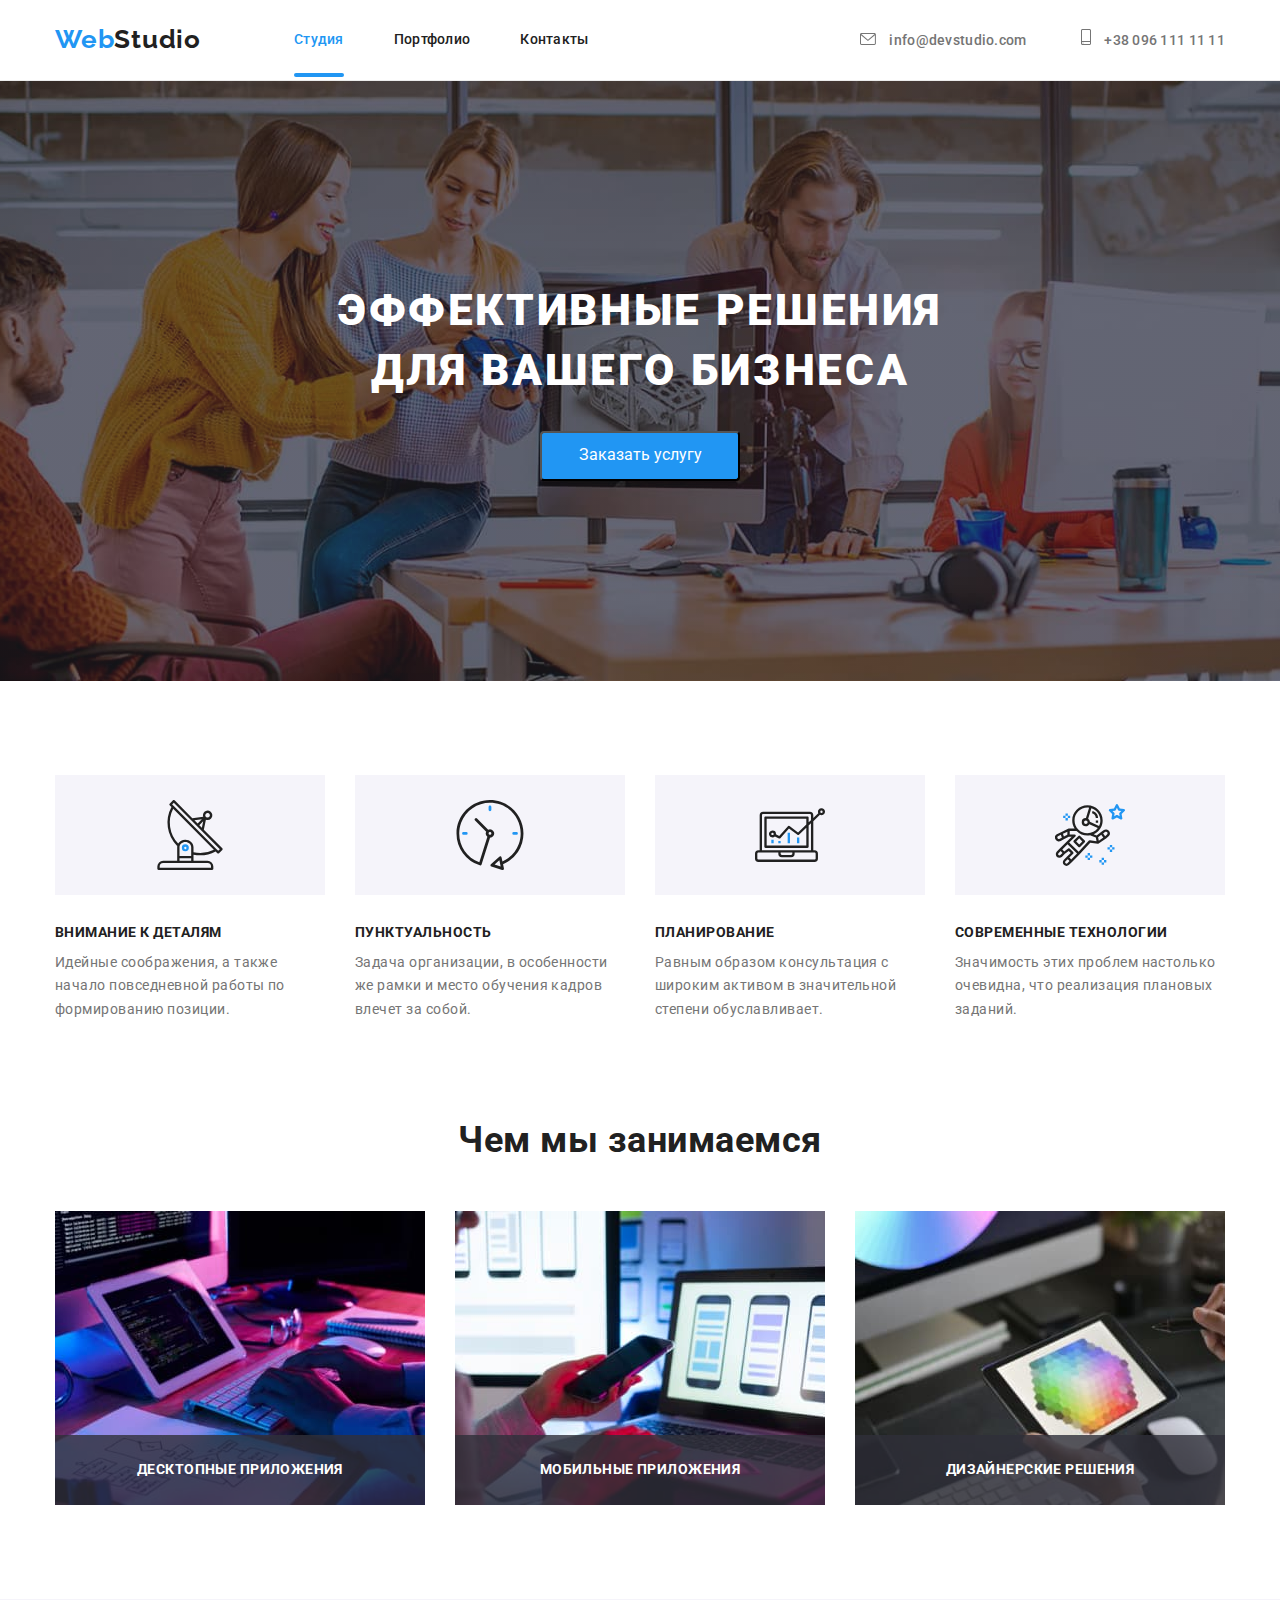
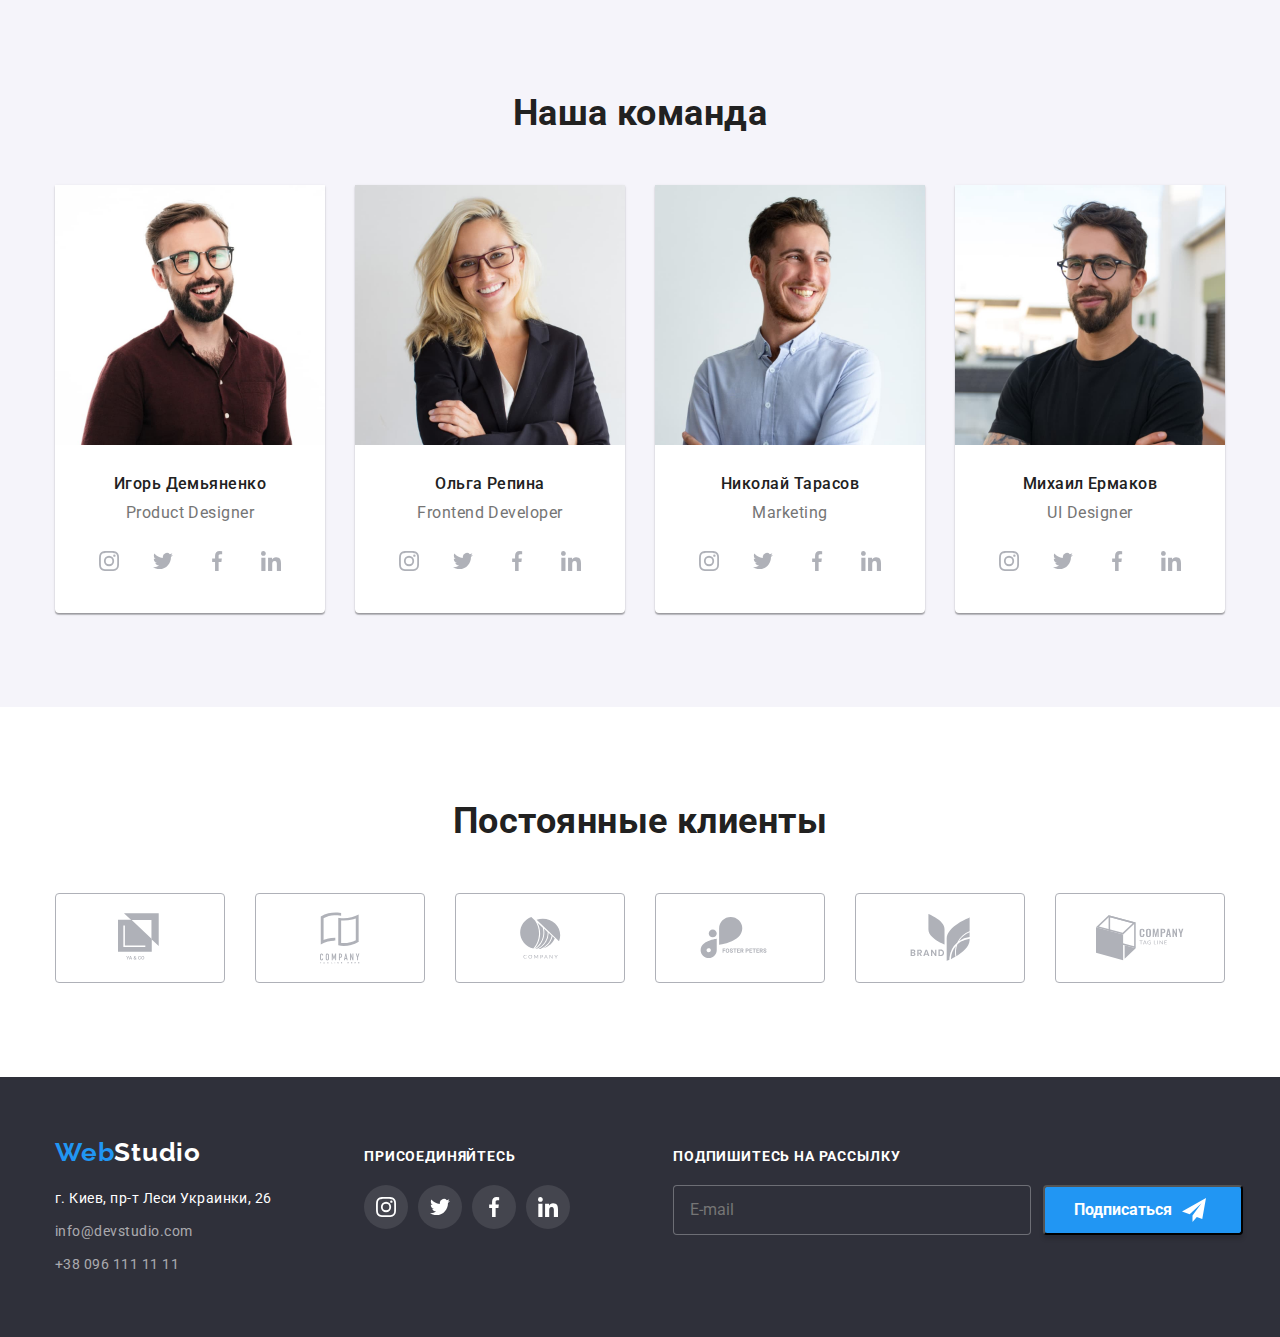
<file: index.html>
<!DOCTYPE html>
<html lang="ru">
  <head>
    <meta charset="UTF-8" />
    <meta name="viewport" content="width=device-width, initial-scale=1.0" />
    <title>Document</title>
    <link
      rel="stylesheet"
      href="https://cdnjs.cloudflare.com/ajax/libs/modern-normalize/1.0.0/modern-normalize.css"
    />
    <link
      rel="stylesheet"
      href="https://fonts.googleapis.com/css2?family=Raleway:wght@400;700;800;900&family=Roboto:wght@400;500;700;900&display=swap"
    />
    <link rel="stylesheet" href="./style/style.css" />
  </head>
  <body>
    <!-- Header -->
    <header class="header">
      <div class="container">
        <nav class="navigation">
          <a href="./index.html" class="logo"
            >Web<span class="studio">Studio</span></a
          >
          <ul class="site-nav list">
            <li class="site-nav-item">
              <a href="" class="link current">Студия</a>
            </li>
            <li class="site-nav-item">
              <a href="./portfolio.html" class="link">Портфолио</a>
            </li>
            <li class="site-nav-item"><a href="" class="link">Контакты</a></li>
          </ul>
        </nav>
        <address class="address-header list">
          <a href="mailto:info@devstudio.com" class="contact">
            <svg class="icon-mail" width="16px" height="12px">
              <use href="./images/icon/sprite.svg#icon-mail"></use>
            </svg>
            info@devstudio.com</a
          >
          <a href="tel:+380961111111" class="contact">
            <svg class="icon-phone" width="10px" height="16px">
              <use href="./images/icon/sprite.svg#icon-phone"></use>
            </svg>
            +38 096 111 11 11</a
          >
        </address>
      </div>
    </header>
    <!-- Main content -->
    <main>
      <!-- Hero -->
      <section class="hero">
        <div class="container">
          <h1 class="hero-titule">
            Эффективные решения <br />
            для вашего бизнеса
          </h1>
          <button type="button" class="main-button" data-modal-open>
            Заказать услугу
          </button>
        </div>
      </section>
      <!-- Преимущества -->
      <section class="section-advantage">
        <div class="container">
          <h2 class="section-titule" hidden>Преимущества</h2>
          <ul class="features-list list">
            <li class="item">
              <h3 class="titule icon-antena">Внимание к деталям</h3>
              <p class="text">
                Идейные соображения, а также начало повседневной работы по
                формированию позиции.
              </p>
            </li>
            <li class="item">
              <h3 class="titule icon-clock">Пунктуальность</h3>
              <p class="text">
                Задача организации, в особенности же рамки и место обучения
                кадров влечет за собой.
              </p>
            </li>

            <li class="item">
              <h3 class="titule icon-diagram">Планирование</h3>
              <p class="text">
                Равным образом консультация с широким активом в значительной
                степени обуславливает.
              </p>
            </li>
            <li class="item">
              <h3 class="titule icon-astronaut">Современные технологии</h3>
              <p class="text">
                Значимость этих проблем настолько очевидна, что реализация
                плановых заданий.
              </p>
            </li>
          </ul>
        </div>
      </section>
      <!-- Чем мы занимаемся -->
      <section class="example-titule">
        <div class="container">
          <h2 class="section-titule">Чем мы занимаемся</h2>
          <ul class="list">
            <li>
              <div class="workexample-content-box">
                <img
                  src="./images/workexample/example1.jpg"
                  alt="работающий програмист"
                  width="370"
                  height="294"
                />
                <p class="workexample-content">Десктопные приложения</p>
              </div>
            </li>
            <li>
              <div class="workexample-content-box">
                <img
                  src="./images/workexample/example2.jpg"
                  alt="веб дизайнер в работе"
                  width="370"
                  height="294"
                />
                <p class="workexample-content">Мобильные приложения</p>
              </div>
            </li>

            <li>
              <div class="workexample-content-box">
                <img
                  src="./images/workexample/example3.jpg"
                  alt="креативный дизайнер работает на планшете"
                  width="370"
                  height="294"
                />
                <p class="workexample-content">Дизайнерские решения</p>
              </div>
            </li>
          </ul>
        </div>
      </section>
      <!-- Наша команда -->
      <section class="team-titule">
        <div class="container">
          <h2 class="section-titule">Наша команда</h2>
          <ul class="list">
            <li class="team-list-card">
              <img
                src="./images/comand_photos/ihor_demyanenko.jpg"
                alt="фото Игоря Демьяненко"
                width="270"
                height="260"
              />
              <div class="team-list-content">
                <h3 class="titule">Игорь Демьяненко</h3>
                <p class="profession">Product Designer</p>
              </div>
              <ul class="list social-list">
                <li class=".social-list-item">
                  <a class="social-list-link" href="">
                    <svg class="social-list-icon">
                      <use
                        href="./images/icon/sprite.svg#icon-instagram"
                      ></use></svg
                  ></a>
                </li>
                <li class="social-list-item">
                  <a class="social-list-link" href="">
                    <svg class="social-list-icon">
                      <use
                        href="./images/icon/sprite.svg#icon-twitter"
                      ></use></svg
                  ></a>
                </li>
                <li class=".social-list-item">
                  <a class="social-list-link" href="">
                    <svg class="social-list-icon">
                      <use
                        href="./images/icon/sprite.svg#icon-facebook"
                      ></use></svg
                  ></a>
                </li>
                <li class=".social-list-item">
                  <a class="social-list-link" href="">
                    <svg class="social-list-icon">
                      <use
                        href="./images/icon/sprite.svg#icon-linkedin"
                      ></use></svg
                  ></a>
                </li>
              </ul>
            </li>
            <li class="team-list-card">
              <img
                src="./images/comand_photos/olha_repyna.jpg"
                alt="фото Ольги Репиной"
                width="270"
                height="260"
              />
              <div class="team-list-content">
                <h3 class="titule">Ольга Репина</h3>
                <p class="profession">Frontend Developer</p>
              </div>
              <ul class="list social-list">
                <li class=".social-list-item">
                  <a class="social-list-link" href="">
                    <svg class="social-list-icon">
                      <use
                        href="./images/icon/sprite.svg#icon-instagram"
                      ></use></svg
                  ></a>
                </li>
                <li class=".social-list-item">
                  <a class="social-list-link" href="">
                    <svg class="social-list-icon">
                      <use
                        href="./images/icon/sprite.svg#icon-twitter"
                      ></use></svg
                  ></a>
                </li>
                <li class=".social-list-item">
                  <a class="social-list-link" href="">
                    <svg class="social-list-icon">
                      <use
                        href="./images/icon/sprite.svg#icon-facebook"
                      ></use></svg
                  ></a>
                </li>
                <li class=".social-list-item">
                  <a class="social-list-link" href="">
                    <svg class="social-list-icon">
                      <use
                        href="./images/icon/sprite.svg#icon-linkedin"
                      ></use></svg
                  ></a>
                </li>
              </ul>
            </li>

            <li class="team-list-card">
              <img
                src="./images/comand_photos/nikolay_tarasov.jpg"
                alt="фото Николая Тарасова"
                width="270"
                height="260"
              />
              <div class="team-list-content">
                <h3 class="titule">Николай Тарасов</h3>
                <p class="profession">Marketing</p>
              </div>
              <ul class="list social-list">
                <li class=".social-list-item">
                  <a class="social-list-link" href="">
                    <svg class="social-list-icon">
                      <use
                        href="./images/icon/sprite.svg#icon-instagram"
                      ></use></svg
                  ></a>
                </li>
                <li class=".social-list-item">
                  <a class="social-list-link" href="">
                    <svg class="social-list-icon">
                      <use
                        href="./images/icon/sprite.svg#icon-twitter"
                      ></use></svg
                  ></a>
                </li>
                <li class=".social-list-item">
                  <a class="social-list-link" href="">
                    <svg class="social-list-icon">
                      <use
                        href="./images/icon/sprite.svg#icon-facebook"
                      ></use></svg
                  ></a>
                </li>
                <li class=".social-list-item">
                  <a class="social-list-link" href="">
                    <svg class="social-list-icon">
                      <use
                        href="./images/icon/sprite.svg#icon-linkedin"
                      ></use></svg
                  ></a>
                </li>
              </ul>
            </li>

            <li class="team-list-card">
              <img
                src="./images/comand_photos/michail_ermacov.jpg"
                alt="фото Михаила Ермакова"
                width="270"
                height="260"
              />
              <div class="team-list-content">
                <h3 class="titule">Михаил Ермаков</h3>
                <p class="profession">UI Designer</p>
              </div>
              <ul class="list social-list">
                <li class=".social-list-item">
                  <a class="social-list-link" href="">
                    <svg class="social-list-icon">
                      <use
                        href="./images/icon/sprite.svg#icon-instagram"
                      ></use></svg
                  ></a>
                </li>
                <li class=".social-list-item">
                  <a class="social-list-link" href="">
                    <svg class="social-list-icon">
                      <use
                        href="./images/icon/sprite.svg#icon-twitter"
                      ></use></svg
                  ></a>
                </li>
                <li class=".social-list-item">
                  <a class="social-list-link" href="">
                    <svg class="social-list-icon">
                      <use
                        href="./images/icon/sprite.svg#icon-facebook"
                      ></use></svg
                  ></a>
                </li>
                <li class=".social-list-item">
                  <a class="social-list-link" href="">
                    <svg class="social-list-icon">
                      <use
                        href="./images/icon/sprite.svg#icon-linkedin"
                      ></use></svg
                  ></a>
                </li>
              </ul>
            </li>
          </ul>
        </div>
      </section>
      <!-- client-list -->
      <section class="client-titule">
        <div class="container">
          <h2 class="section-titule">Постоянные клиенты</h2>
          <ul class="list client-list">
            <li class="client-list-item">
              <a class="client-list-link" href="">
                <svg class="client-list-icon" width="45px" height="50px">
                  <use
                    href="./images/icon/sprite.svg#icon-partner-one"
                  ></use></svg
              ></a>
            </li>
            <li class="client-list-item">
              <a class="client-list-link" href="">
                <svg class="client-list-icon" width="40px" height="52px">
                  <use
                    href="./images/icon/sprite.svg#icon-partner-two"
                  ></use></svg
              ></a>
            </li>
            <li class="client-list-item">
              <a class="client-list-link" href="">
                <svg class="client-list-icon" width="41px" height="42px">
                  <use
                    href="./images/icon/sprite.svg#icon-partner-three"
                  ></use></svg
              ></a>
            </li>
            <li class="client-list-item">
              <a class="client-list-link" href="">
                <svg class="client-list-icon" width="80px" height="42px">
                  <use
                    href="./images/icon/sprite.svg#icon-partner-four"
                  ></use></svg
              ></a>
            </li>
            <li class="client-list-item">
              <a class="client-list-link" href="">
                <svg class="client-list-icon" width="60px" height="47px">
                  <use
                    href="./images/icon/sprite.svg#icon-partner-five"
                  ></use></svg
              ></a>
            </li>
            <li class="client-list-item">
              <a class="client-list-link" href="">
                <svg class="client-list-icon" width="88px" height="46px">
                  <use
                    href="./images/icon/sprite.svg#icon-partner-six"
                  ></use></svg
              ></a>
            </li>
          </ul>
        </div>
      </section>
    </main>
    <!-- Footer -->
    <footer class="footer">
      <div class="container">
        <div class="left-side">
          <a href="./index.html" class="logo footer-logo"
            >Web<span class="studio-footer">Studio</span></a
          >
          <address class="address">г. Киев, пр-т Леси Украинки, 26</address>
          <ul class="mail-list list">
            <li class="list-item">
              <a href="mailto:info@devstudio.com" class="mail-footer"
                >info@devstudio.com</a
              >
            </li>
            <li class="list-item">
              <a href="tel:+380961111111" class="mail-footer"
                >+38 096 111 11 11</a
              >
            </li>
          </ul>
        </div>
        <div class="join">
          <h3 class="footer-social-list-titule">присоединяйтесь</h3>
          <ul class="list footer-social-list">
            <li class="footer-social-list-item">
              <a class="footer-social-list-link" href="">
                <svg class="footer-social-list-icon">
                  <use
                    href="./images/icon/sprite.svg#icon-instagram"
                  ></use></svg
              ></a>
            </li>
            <li class="footer-social-list-item">
              <a class="footer-social-list-link" href="">
                <svg class="footer-social-list-icon">
                  <use href="./images/icon/sprite.svg#icon-twitter"></use></svg
              ></a>
            </li>
            <li class="footer-social-list-item">
              <a class="footer-social-list-link" href="">
                <svg class="footer-social-list-icon">
                  <use href="./images/icon/sprite.svg#icon-facebook"></use></svg
              ></a>
            </li>
            <li class="footer-social-list-item">
              <a class="footer-social-list-link" href="">
                <svg class="footer-social-list-icon">
                  <use href="./images/icon/sprite.svg#icon-linkedin"></use></svg
              ></a>
            </li>
          </ul>
        </div>
        <div class="footer-sign-input">
          <h3 class="footer-social-list-titule">Подпишитесь на рассылку</h3>
          <form action="#">
            <div class="footet-input-position-box">
              <input
                class="footet-input"
                type="email"
                name="mail"
                placeholder="E-mail"
              />

              <button class="footer-sign-button" type="submit">
                <span>Подписаться</span>
                <svg class="footer-sign-button-icon">
                  <use href="./images/icon/sprite.svg#telegram-icon"></use>
                </svg>
              </button>
            </div>
          </form>
        </div>
      </div>
    </footer>
    <div class="backdrop is-hidden" data-modal>
      <div class="modal">
        <h2 class="modal-titule">Оставьте свои данные, мы вам перезвоним</h2>
        <form action="#" class="form">
          <div class="form-input-wrap">
            <label for="name">Имя</label>
            <div class="name-icon-wrap">
              <input
                class="name-input"
                type="text"
                name="name"
                id="name"
                placeholder=" "
              />
              <svg class="name-icon">
                <use href="./images/icon/sprite.svg#name-icon"></use>
              </svg>
            </div>
          </div>
          <div class="form-input-wrap">
            <label for="tel">Телефон</label>
            <div class="phone-icon-wrap">
              <input
                class="tel-input"
                type="tel"
                name="tel"
                id="tel"
                placeholder=" "
              />
              <svg class="phone-icon">
                <use href="./images/icon/sprite.svg#phone-icon"></use>
              </svg>
            </div>
          </div>
          <div class="form-input-wrap">
            <label for="mail">Почта</label>
            <div class="mail-icon-wrap">
              <input class="mail-inpup" type="email" name="mail" id="mail" />
              <svg class="mail-icon">
                <use href="./images/icon/sprite.svg#mail-icon"></use>
              </svg>
            </div>
          </div>
          <div class="coment-input-wrap">
            <label for="coment">Комментарий</label>
            <textarea
              class="coment-textarea"
              name="coment"
              id="coment"
              placeholder="Введите текст"
            ></textarea>
          </div>
          <div class="privat-policy-wrap">
            <input
              class="privat-policy-checkbox visually-hidden"
              type="checkbox"
              name="policy"
              id="policy"
              value="accept-policy"
            />
            <label class="privat-policy-input" for="policy"
              >Соглашаюсь с рассылкой и принимаю
              <a class="privat-policy-link" href="#">Условия договора</a></label
            >
          </div>
          <div class="send-button-wrap">
            <button class="button-send-form" type="submit">Отправить</button>
          </div>
        </form>
        <button class="close-modal-button" type="submit" data-modal-close>
          <svg class="close-modal-icon">
            <use href="./images/icon/sprite.svg#icon-close"></use>
          </svg>
        </button>
      </div>
    </div>
    <script src="./js/modal.js"></script>
  </body>
</html>
</file>
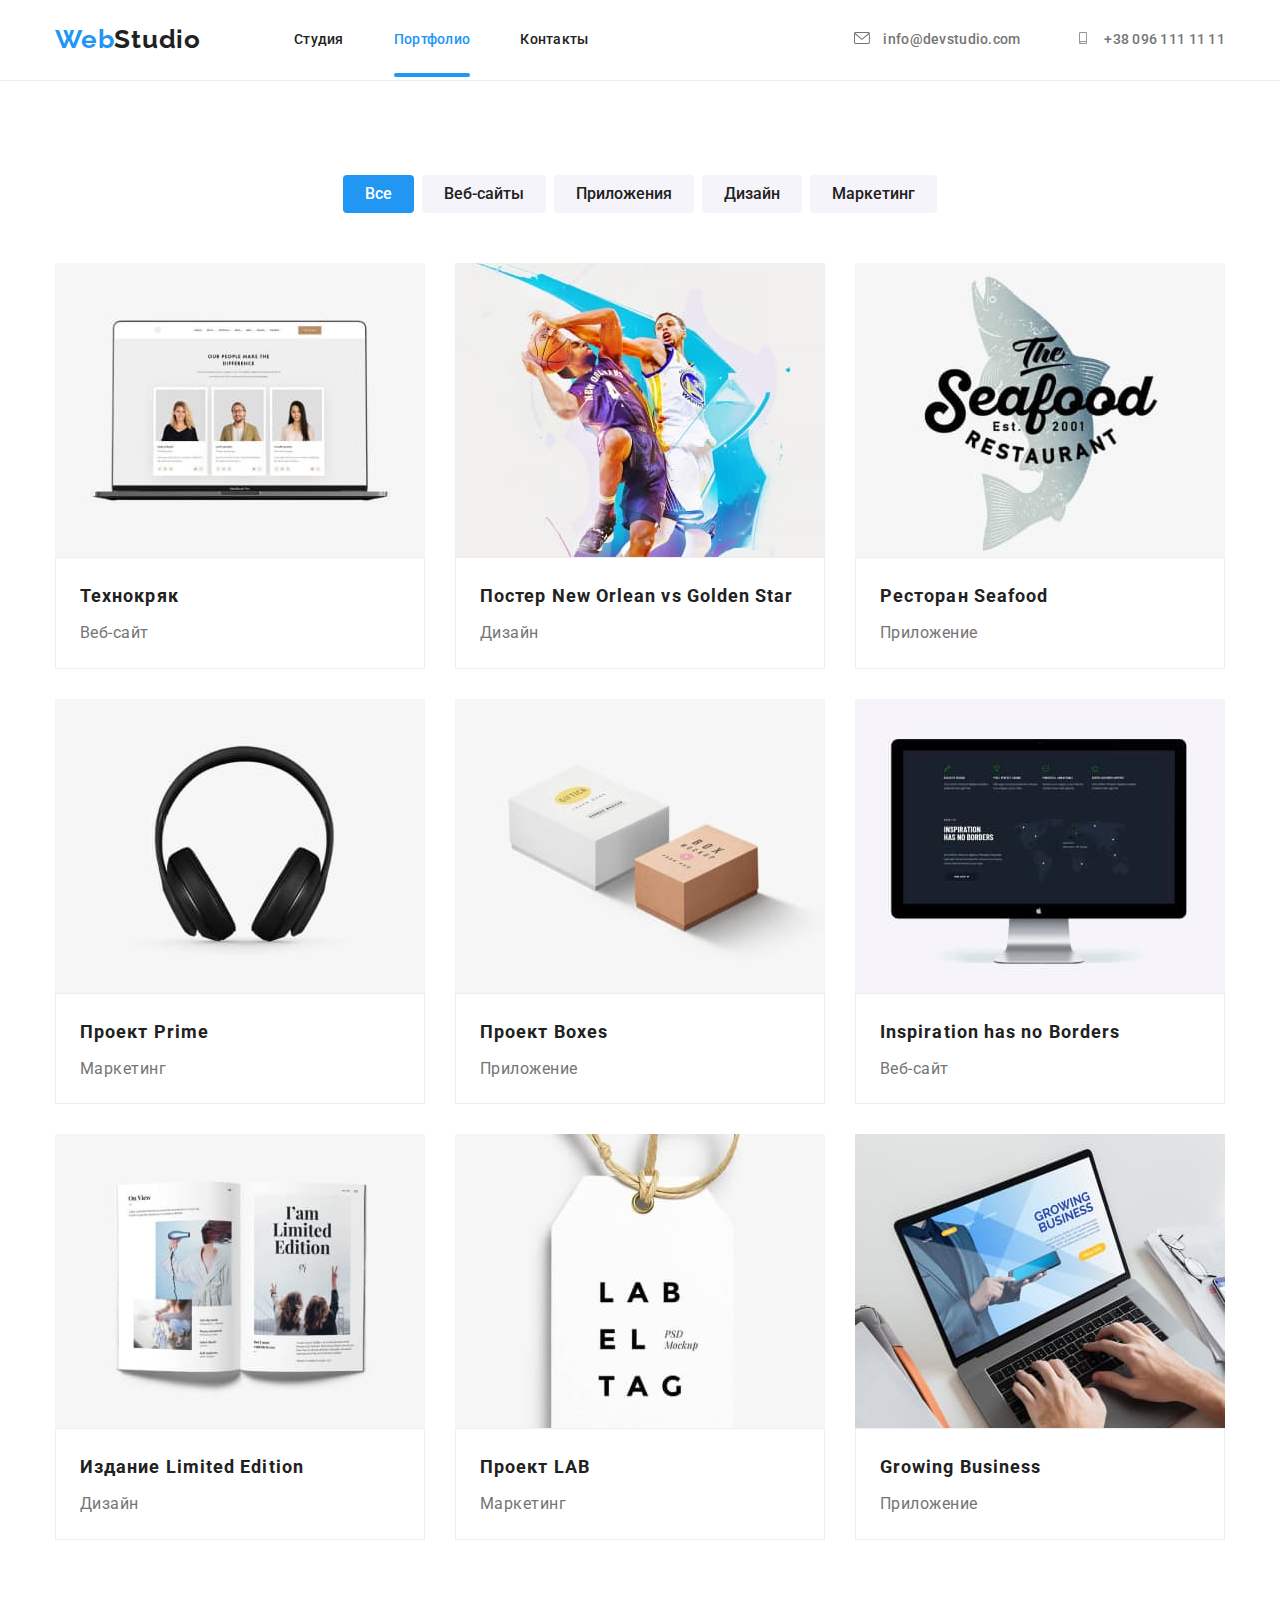
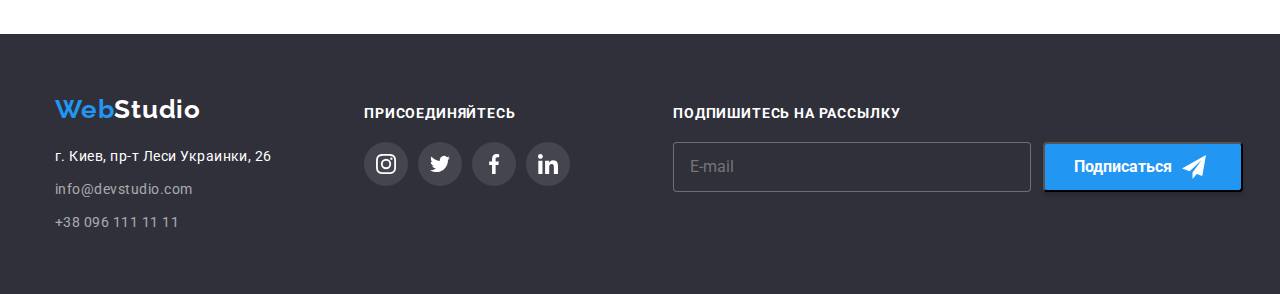
<file: portfolio.html>
<!DOCTYPE html>
<html lang="ru">
  <head>
    <meta charset="UTF-8" />
    <meta name="viewport" content="width=device-width, initial-scale=1.0" />
    <title>Document</title>
    <link
      rel="stylesheet"
      href="https://cdnjs.cloudflare.com/ajax/libs/modern-normalize/1.0.0/modern-normalize.css"
    />
    <link
      rel="stylesheet"
      href="https://fonts.googleapis.com/css2?family=Raleway:wght@400;700;800;900&family=Roboto:wght@400;500;700;900&display=swap"
    />
    <link rel="stylesheet" href="./style/style.css" />
  </head>

  <body>
    <!-- Header -->
    <header class="header">
      <div class="container">
        <nav class="navigation">
          <a href="./index.html" class="logo"
            >Web<span class="studio">Studio</span></a
          >
          <ul class="site-nav list">
            <li class="site-nav-item">
              <a href="./index.html" class="link">Студия</a>
            </li>
            <li class="site-nav-item">
              <a href="./portfolio.html" class="link current">Портфолио</a>
            </li>
            <li class="site-nav-item"><a href="" class="link">Контакты</a></li>
          </ul>
        </nav>
        <address class="address-header list">
          <a href="mailto:info@devstudio.com" class="contact">
            <svg class="icon-mail" width="16px" height="12px">
              <use href="./images/icon/sprite.svg#icon-mail"></use>
            </svg>
            info@devstudio.com</a
          >
          <a href="tel:+380961111111" class="contact">
            <svg class="icon-phone" width="16px" height="12px">
              <use href="./images/icon/sprite.svg#icon-phone"></use>
            </svg>
            +38 096 111 11 11</a
          >
        </address>
      </div>
    </header>
    <!-- Main content -->
    <main>
      <!-- Projects -->
      <section class="section section-projects">
        <div class="container">
          <h1 class="visually-hidden">Проекты</h1>
          <ul class="projects-list list">
            <li class="projects-listi-tem">
              <button type="button" class="projects-button all">Все</button>
            </li>
            <li class="projects-listi-tem">
              <button type="button" class="projects-button website">
                Веб-сайты
              </button>
            </li>
            <li class="projects-listi-tem">
              <button type="button" class="projects-button app">
                Приложения
              </button>
            </li>
            <li class="projects-listi-tem">
              <button type="button" class="projects-button design">
                Дизайн
              </button>
            </li>
            <li class="projects-listi-tem">
              <button type="button" class="projects-button marketing">
                Маркетинг
              </button>
            </li>
          </ul>
          <ul class="works-list list">
            <li class="works-list-items">
              <div class="works-list-content-box">
                <img src="./portfolio-images/tehnocryack.jpg" alt="Ноутбук с
                открытой веб-страницой" width: 370px; height: 294px; />
                <p class="works-list-inside-content">
                  Технокряк это современная площадка распространения
                  коронавируса. Компании используют эту платформу для цифрового
                  шпионажа и атак на защищённые сервера конкурентов.
                </p>
              </div>
              <div class="works-list-content">
                <h2 class="titule">Технокряк</h2>
                <p class="text">Веб-сайт</p>
              </div>
            </li>
            <li class="works-list-items">
              <img src="./portfolio-images/poster.jpg" alt="Два баскетболиста в
              игре" width: 370px; height: 294px; />
              <div class="works-list-content">
                <h2 class="titule">Постер New Orlean vs Golden Star</h2>
                <p class="text">Дизайн</p>
              </div>
            </li>
            <li class="works-list-items">
              <img src="./portfolio-images/restaurant.jpg" alt="Логотип
              ресторана" width: 370px; height: 294px; />
              <div class="works-list-content">
                <h2 class="titule">Ресторан Seafood</h2>
                <p class="text">Приложение</p>
              </div>
            </li>
            <li class="works-list-items">
              <img src="./portfolio-images/prime.jpg" alt="чёрные наушники на
              белом фоне" width: 370px; height: 294px; />
              <div class="works-list-content">
                <h2 class="titule">Проект Prime</h2>
                <p class="text">Маркетинг</p>
              </div>
            </li>
            <li class="works-list-items">
              <img src="./portfolio-images/boxes.jpg" alt="коробки разных
              размеров" width: 370px; height: 294px; />
              <div class="works-list-content">
                <h2 class="titule">Проект Boxes</h2>
                <p class="text">Приложение</p>
              </div>
            </li>
            <li class="works-list-items">
              <img src="./portfolio-images/inspirations.jpg" alt="монитор с
              открытой веб-страницой" width: 370px; height: 294px; />
              <div class="works-list-content">
                <h2 class="titule">Inspiration has no Borders</h2>
                <p class="text">Веб-сайт</p>
              </div>
            </li>
            <li class="works-list-items">
              <img src="./portfolio-images/book-limited-edition.jpg"
              alt="открытая книга" width: 370px; height: 294px; />
              <div class="works-list-content">
                <h2 class="titule">Издание Limited Edition</h2>
                <p class="text">Дизайн</p>
              </div>
            </li>
            <li class="works-list-items">
              <img src="./portfolio-images/lab-marketing.jpg" alt="белая бирка с
              надписью проекта" width: 370px; height: 294px; />
              <div class="works-list-content">
                <h2 class="titule">Проект LAB</h2>
                <p class="text">Маркетинг</p>
              </div>
            </li>
            <li class="works-list-items">
              <img src="./portfolio-images/business.jpg" alt="открытый ноутбук"
              width: 370px; height: 294px; />
              <div class="works-list-content">
                <h2 class="titule">Growing Business</h2>
                <p class="text">Приложение</p>
              </div>
            </li>
          </ul>
        </div>
      </section>
    </main>
    <!-- Footer -->
    <footer class="footer">
      <div class="container">
        <div class="left-side">
          <a href="./index.html" class="logo footer-logo"
            >Web<span class="studio-footer">Studio</span></a
          >
          <address class="address">г. Киев, пр-т Леси Украинки, 26</address>
          <ul class="mail-list list">
            <li class="list-item">
              <a href="mailto:info@devstudio.com" class="mail-footer"
                >info@devstudio.com</a
              >
            </li>
            <li class="list-item">
              <a href="tel:+380961111111" class="mail-footer"
                >+38 096 111 11 11</a
              >
            </li>
          </ul>
        </div>
        <div class="join">
          <h3 class="footer-social-list-titule">присоединяйтесь</h3>
          <ul class="list footer-social-list">
            <li class="footer-social-list-item">
              <a class="footer-social-list-link" href="">
                <svg class="footer-social-list-icon">
                  <use
                    href="./images/icon/sprite.svg#icon-instagram"
                  ></use></svg
              ></a>
            </li>
            <li class="footer-social-list-item">
              <a class="footer-social-list-link" href="">
                <svg class="footer-social-list-icon">
                  <use href="./images/icon/sprite.svg#icon-twitter"></use></svg
              ></a>
            </li>
            <li class="footer-social-list-item">
              <a class="footer-social-list-link" href="">
                <svg class="footer-social-list-icon">
                  <use href="./images/icon/sprite.svg#icon-facebook"></use></svg
              ></a>
            </li>
            <li class="footer-social-list-item">
              <a class="footer-social-list-link" href="">
                <svg class="footer-social-list-icon">
                  <use href="./images/icon/sprite.svg#icon-linkedin"></use></svg
              ></a>
            </li>
          </ul>
        </div>
        <div class="footer-sign-input">
          <h3 class="footer-social-list-titule">Подпишитесь на рассылку</h3>
          <form action="#">
            <div class="footet-input-position-box">
              <input
                class="footet-input"
                type="email"
                name="mail"
                placeholder="E-mail"
              />

              <button class="footer-sign-button">
                <span>Подписаться</span>
                <svg class="footer-sign-button-icon">
                  <use href="./images/icon/sprite.svg#telegram-icon"></use>
                </svg>
              </button>
            </div>
          </form>
        </div>
      </div>
    </footer>
  </body>
</html>
</file>
<file: style/style.css>
/* цвет текста (абзацов) #757575 */
/* цвет заголовков #212121; */
/* подложка background: #2F303A; */
/* основной цвет фона background: #E5E5E5 */
/* цвет оформления (голубой) #2196F3; */
/* белый цвет #FFFFFF; */
/* фвет фона кнопок #F5F4FA; */
/* цвет адреса в футере затенённый color: rgba(255, 255, 255, 0.6); */
:root {
  --primary-text-color: #757575;
  --titule-text-color: #212121;
  --accent-color: #2196f3;
  --white-text-color: #ffffff;
  --primary-bg-color: #ffffff;
  --button-bg-color: #f5f4fa;
  --mail-footer-color-text: rgba(255, 255, 255, 0.6);
  --background-dark-color: #2f303a;
  --icon-bg-color: #afb1b8;
  --icon-bg-footer-color: rgba(255, 255, 255, 0.1);
}
*,
*::before,
*::after {
  margin: 0;
  padding: 0;
}

*,
*:hover,
*:focus {
  transition-duration: 250ms;
  transition-timing-function: cubic-bezier(0.4, 0, 0.2, 1);
}
img {
  display: block;
  max-width: 100%;
}
.visually-hidden {
  clip: rect(0 0 0 0);
  clip-path: inset(50%);
  height: 1px;
  overflow: hidden;
  position: absolute;
  white-space: nowrap;
  width: 1px;
}
/* ================body=========================== */
body {
  /* color */
  background-color: var(--primary-bg-color);
  /* text */
  color: var(--primary-text-color);
  font-family: Roboto, sans-serif;
  letter-spacing: 0.03em;
}
.list {
  list-style: none;
}
.container {
  width: 1200px;
  padding: 0 15px;
  margin: 0 auto;
}
/* ================header========================= */
.header {
  padding: 24px 0 25px;
  border-bottom: 1px solid #ececec;
}
.header .container {
  display: flex;
  align-items: center;
}
.navigation {
  display: flex;
  align-items: center;
}
.site-nav {
  display: flex;
}
/* ================logo=========================== */

.logo {
  /* position */
  margin-right: 93px;
  /* color */
  color: var(--accent-color);
  /* text */
  font-family: Raleway, cursive;
  font-style: normal;
  font-weight: 700;
  font-size: 26px;
  line-height: 1.19;
  letter-spacing: 0.03em;
  text-decoration: none;
}
.logo .studio {
  color: var(--titule-text-color);
}
.logo .studio-footer {
  color: var(--white-text-color);
}
/* ================navigate=========================== */
.site-nav-item:not(:last-child) {
  margin-right: 50px;
}

.site-nav .link {
  /* color */
  color: var(--titule-text-color);
  /* text */
  font-weight: 500;
  font-size: 14px;
  line-height: 1.14px;
  letter-spacing: 0.02em;
  text-decoration: none;
}
.site-nav .link.current {
  position: relative;

  /* color */
  color: var(--accent-color);
}
.site-nav .link.current::after {
  position: absolute;
  content: "";
  bottom: 0;
  transform: translateY(30px);
  display: block;
  width: 100%;
  height: 4px;
  background-color: var(--accent-color);
  border-radius: 2px;
}
.site-nav .link:hover,
.site-nav .link:focus {
  color: var(--accent-color);
}
/* ==================contacts========================= */
.address-header {
  margin-left: auto;
}
.address-header .contact:not(:last-child) {
  margin-right: 50px;
}
.address-header .icon-mail,
.icon-phone {
  fill: var(--primary-text-color);
  margin-right: 10px;
}

.contact:hover .icon-mail,
.contact:hover .icon-phone,
.contact:focus .icon-mail,
.contact:focus .icon-phone {
  fill: var(--accent-color);
}
.address-header .contact {
  color: var(--primary-text-color);
  /* text */
  font-style: normal;
  text-decoration: none;
  font-weight: 500;
  font-size: 14px;
  line-height: 1.14;
  letter-spacing: 0.02em;
}
.address-header .contact:hover,
.address-header .contact:active,
.address-header .contact:focus {
  color: var(--accent-color);
}

/* ================hero=========================== */
.hero {
  background-image: linear-gradient(
      rgba(47, 48, 58, 0.4),
      rgba(47, 48, 58, 0.4)
    ),
    url("../images/background/hero-background.jpg");
  background-size: 1600px 600px;
  background-repeat: no-repeat;
  background-position: center;
  padding-top: 200px;
  padding-bottom: 200px;
}

.hero-titule {
  display: block;
  margin: 0 auto;
  min-width: 696px;
  margin-bottom: 30px;
  /* color */
  color: var(--white-text-color);

  /* text */
  font-style: normal;
  font-weight: 900;
  font-size: 44px;
  line-height: 1.36;
  text-align: center;
  letter-spacing: 0.06em;
  text-transform: uppercase;
}
.main-button {
  display: block;
  margin: 0 auto;
  padding: 10px 32px;
  min-width: 200px;
  height: 50px;
  border-radius: 4px;
  box-shadow: 0px 4px 4px rgba(0, 0, 0, 0.15);
  /* text */
  font-family: Roboto, sans-serif;
  color: var(--white-text-color);
  background-color: var(--accent-color);
  cursor: pointer;
}

/* ===================section-titule======================== */
.section-titule {
  /* color */
  color: var(--titule-text-color);
  /* text */
  font-weight: bold;
  font-size: 36px;
  line-height: 1.16;
  text-align: center;
}
/* ===================features======================== */
.section-advantage {
  padding-top: 94px;
}

.section-advantage .container {
  display: flex;
}
.features-list {
  display: flex;
}
.features-list .item:not(:last-child) {
  margin-right: 30px;
}
/* background-li */

/* antena */
.icon-antena::before {
  content: "";
  display: block;
  height: 120px;
  background-color: var(--button-bg-color);
  margin-bottom: 30px;
  background-image: url("../images/icon/antenna.svg");
  background-repeat: no-repeat;
  background-position: center;
  background-size: 70px 70px;
}

/* clock */
.icon-clock::before {
  content: "";
  display: block;
  height: 120px;
  background-color: var(--button-bg-color);
  margin-bottom: 30px;
  background-image: url("../images/icon/clock.svg");
  background-repeat: no-repeat;
  background-position: center;
  background-size: 70px 70px;
}
/* diagram */
.icon-diagram::before {
  content: "";
  display: block;
  height: 120px;
  background-color: var(--button-bg-color);
  margin-bottom: 30px;
  background-image: url("../images/icon/diagram.svg");
  background-repeat: no-repeat;
  background-position: center;
  background-size: 70px 70px;
}
/* astronaut */
.icon-astronaut::before {
  content: "";
  display: block;
  height: 120px;
  background-color: var(--button-bg-color);
  margin-bottom: 30px;
  background-image: url("../images/icon/astronaut.svg");
  background-repeat: no-repeat;
  background-position: center;
  background-size: 70px 70px;
}
.features-list .titule {
  margin-bottom: 10px;
  /* color */
  color: var(--titule-text-color);
  /* text */
  font-weight: 700;
  font-size: 14px;
  line-height: 1.14;
  text-transform: uppercase;
}
/* features text */
.features-list .text {
  /* position */
  width: 270px;
  min-height: 75px;
  /* text */
  font-size: 14px;
  line-height: 1.71;
}
/* ===================example-titule=============== */
.workexample-content-box {
  position: relative;
}

.workexample-content {
  /* position */
  position: absolute;
  right: 0;
  bottom: 0;
  /* text */
  text-align: center;
  padding-top: 27px;
  width: 100%;
  height: 70px;
  background-color: rgba(47, 48, 58, 0.8);
  font-family: Roboto;
  font-weight: 700;
  font-size: 14px;
  line-height: 1.14;
  letter-spacing: 0.03em;
  text-transform: uppercase;
  color: var(--white-text-color);
}
.example-titule {
  padding-top: 94px;
  padding-bottom: 94px;
}
.example-titule .list {
  display: flex;
  justify-content: space-between;
}

.example-titule .section-titule {
  padding-bottom: 50px;
}
/* ===================team======================== */
.team-titule {
  padding-top: 94px;
  padding-bottom: 94px;
  background-color: var(--button-bg-color);
}
.team-titule .list {
  display: flex;
  justify-content: space-between;
}

.team-list-content {
  padding-top: 30px;
  padding-left: 58px;
  padding-right: 58px;
  padding-bottom: 16px;
}
.team-titule .section-titule {
  padding-bottom: 50px;
  /* position */
  font-weight: 700;
  font-size: 36px;
  line-height: 1.16;
  text-align: center;
}
.team-list-card {
  width: 270px;
  background-color: var(--primary-bg-color);
  box-shadow: 0px 1px 3px rgba(0, 0, 0, 0.12), 0px 1px 1px rgba(0, 0, 0, 0.14),
    0px 2px 1px rgba(0, 0, 0, 0.2);
  border-radius: 0px 0px 4px 4px;
}
.team-titule .titule {
  margin-bottom: 10px;
  /* color */
  color: var(--titule-text-color);
  /* text */
  font-weight: 500;
  font-size: 16px;
  line-height: 1.18;
  text-align: center;
}
.team-titule .profession {
  font-size: 16px;
  line-height: 1.18;
  text-align: center;
}
.social-list {
  padding-left: 32px;
  padding-right: 32px;
  padding-bottom: 30px;
}
.social-list-link {
  display: flex;
  align-items: center;
  justify-content: center;
  width: 44px;
  height: 44px;
  border-radius: 50%;
  margin-right: 10px;
}
.social-list-link:hover,
.social-list-link:focus {
  background-color: var(--accent-color);
}
.social-list-link:hover .social-list-icon,
.social-list-link:focus .social-list-icon {
  fill: var(--primary-bg-color);
}
.social-list-icon {
  fill: var(--icon-bg-color);
  width: 20px;
  height: 20px;
}
/* =================client-list =====================*/
.client-titule {
  padding-top: 94px;
  padding-bottom: 94px;
}
.client-titule .section-titule {
  padding-bottom: 50px;
}
.client-list {
  display: flex;
  align-items: center;
  justify-content: center;
}

.client-list-link {
  display: flex;
  align-items: center;
  justify-content: center;
  width: 170px;
  height: 90px;
  border: 1px solid var(--icon-bg-color);
  border-radius: 4px;
}
.client-list-item:not(:last-child) {
  margin-right: 30px;
}
.client-list-link:hover {
  border-color: var(--accent-color);
}
.client-list-link:hover .client-list-icon {
  fill: var(--accent-color);
}
.client-list-icon {
  fill: var(--icon-bg-color);
}
/* ===================footer======================== */
.footer {
  padding-bottom: 60px;
  background-color: var(--background-dark-color);
}
.footer-logo {
  display: block;
  margin-top: 60px;
}
.footer .address {
  padding-top: 20px;
  padding-bottom: 9px;
  /* color */
  color: var(--white-text-color);
  /* text */
  font-style: normal;
  font-weight: 400;
  font-size: 14px;
  line-height: 1.71;
}
.mail-list .list-item:not(:last-child) {
  padding-bottom: 9px;
}
.mail-footer {
  /* color */
  color: var(--mail-footer-color-text);
  /* text */
  text-decoration: none;
  font-weight: 400;
  font-size: 14px;
  line-height: 1.71;
}
.mail-footer:hover,
.mail-footer:active,
.mail-footer:focus {
  color: var(--accent-color);
}
.footer .container {
  display: flex;
}
.footer-social-list {
  display: flex;
  padding-top: 20px;
  margin-left: 70px;
}

.footer-social-list-titule {
  display: flex;
  justify-content: start;
  font-weight: 700;
  font-size: 14px;
  line-height: 1.14;
  text-align: center;
  color: var(--white-text-color);
  letter-spacing: 0.06em;
  text-transform: uppercase;
  margin-left: 70px;
  margin-top: 72px;
}
.footer-social-list-link {
  display: flex;
  align-items: center;
  justify-content: center;
  width: 44px;
  height: 44px;
  border-radius: 50%;
  margin-right: 10px;
}
.footer-social-list-link {
  background-color: var(--icon-bg-footer-color);
}
.footer-social-list-link:hover {
  background-color: var(--accent-color);
}
.footer-social-list-link:hover .social-list-icon {
  fill: var(--primary-bg-color);
}
.footer-social-list-icon {
  fill: var(--white-text-color);
  width: 20px;
  height: 20px;
}
/* ---------------footer-input-------------- */
.footet-input {
  width: 358px;
  height: 50px;
  border: 1px solid rgba(255, 255, 255, 0.3);
  border-radius: 4px;
  background-color: #2f303a;
  padding-left: 16px;
  resize: none;
}
.footet-input input::placeholder {
  display: flex;
  align-items: center;
  font-family: Roboto;
  font-size: 16px;
  line-height: 1.25;
  letter-spacing: 0.03em;
  color: rgba(255, 255, 255, 0.6);
}
.footet-input:not(:placeholder-shown) {
  color: var(--white-text-color);
}
.footer-sign-button {
  display: flex;
  align-items: center;
  margin-left: 12px;
  padding: 14px 29px;
  min-width: 200px;
  height: 50px;
  border-radius: 4px;
  box-shadow: 0px 4px 4px rgba(0, 0, 0, 0.15);
  /* text */
  font-family: Roboto, sans-serif;
  font-weight: 700;
  font-size: 16px;
  line-height: 1.87;
  text-align: center;
  color: var(--white-text-color);
  background-color: var(--accent-color);
  cursor: pointer;
}
.footer-sign-button-icon {
  margin-left: 10px;
  width: 24px;
  height: 24px;
  fill: var(--primary-bg-color);
}
.footet-input-position-box {
  display: flex;
  text-align: center;
  margin-left: 93px;
  margin-top: 20px;
}
.footer-sign-input .footer-social-list-titule {
  margin-left: 93px;
}
/* ---------------------------------------- */
/*..................M-O-D-A-L.............. */
/* ----------------------------------------- */
.backdrop {
  position: fixed;
  top: 0;
  left: 0;
  width: 100%;
  height: 100%;
  background: rgba(0, 0, 0, 0.2);
}
.backdrop.is-hidden {
  opacity: 0;
  pointer-events: none;
  visibility: hidden;
}
.backdrop.is-hidden .modal {
  transition-duration: 250ms;
  transition-timing-function: cubic-bezier(0.4, 0, 0.2, 1);
  transform: translate(-50%, -50%) scale(0.8);
}
.modal {
  position: absolute;
  top: 50%;
  left: 50%;
  transform: translate(-50%, -50%) scale(1);
  width: 528px;
  height: 581px;
  padding: 40px;
  background: var(--primary-bg-color);
  box-shadow: 0px 1px 3px rgba(0, 0, 0, 0.12), 0px 1px 1px rgba(0, 0, 0, 0.14),
    0px 2px 1px rgba(0, 0, 0, 0.2);
  border-radius: 4px;
}
.close-modal-icon {
  width: 11px;
  height: 11px;
}
.close-modal-button {
  position: absolute;
  top: 8px;
  right: 8px;
  width: 30px;
  height: 30px;
  background-color: var(--primary-bg-color);
  border: 1px solid rgba(0, 0, 0, 0.1);
  border-radius: 50%;
  cursor: pointer;
}
.close-modal-button:hover {
  fill: var(--accent-color);
}
/* --------------modal-form----------------- */
.modal-titule {
  margin-bottom: 12px;
  font-family: Roboto;
  font-weight: 700;
  font-size: 20px;
  line-height: 1.15;
  text-align: center;
  color: var(--titule-text-color);
}
.form-input-wrap {
  display: flex;
  flex-direction: column;
  margin-bottom: 10px;
}
.form-input-wrap label,
.coment-input-wrap label {
  margin-bottom: 4px;
  /* text */
  font-family: Roboto;
  font-weight: 400;
  font-size: 12px;
  line-height: 1.16;
  color: var(--primary-text-color);
}
.form-input-wrap input {
  margin: 0 0;
  padding-top: 6px;
  padding-right: 10px;
  padding-bottom: 6px;
  padding-left: 42px;
  width: 448px;
  height: 40px;
  border: 1px solid rgba(33, 33, 33, 0.2);
  border-radius: 4px;
}
/* coment-input */
.coment-input-wrap {
  display: flex;
  flex-direction: column;
  margin-bottom: 20px;
}
.coment-textarea {
  padding: 12px 16px;
  width: 448px;
  height: 120px;
  border: 1px solid rgba(33, 33, 33, 0.2);
  border-radius: 4px;
  resize: none;
}
.coment-textarea::placeholder {
  /* text */
  font-family: Roboto;
  font-weight: 400;
  font-size: 12px;
  line-height: 1.16;
  color: rgba(117, 117, 117, 0.5);
}
/* privat-pilicy */
.privat-policy-wrap {
  display: block;
  text-align: center;
  margin-bottom: 30px;
}
.privat-policy-checkbox {
  font-family: Roboto;
  font-weight: 400;
  font-size: 14px;
  line-height: 1.71;
  color: var(--primary-text-color);
}
.privat-policy-link {
  color: var(--accent-color);
}
.button-send-form {
  display: flex;
  align-items: center;
  display: block;
  margin: 0 auto;
  padding: 10px 55px;
  width: 200px;
  height: 50px;
  border-radius: 4px;
  box-shadow: 0px 4px 4px rgba(0, 0, 0, 0.15);
  /* text */
  font-family: Roboto, sans-serif;
  font-weight: 700;
  font-size: 16px;
  line-height: 1.87;
  text-align: center;
  color: var(--white-text-color);
  background-color: var(--accent-color);
  cursor: pointer;
}
.name-icon-wrap,
.phone-icon-wrap,
.mail-icon-wrap {
  position: relative;
  width: 30px;
}
.name-icon {
  position: absolute;
  top: 50%;
  left: 15px;
  transform: translateY(-50%);
  width: 12px;
  height: 12px;
}
.phone-icon {
  position: absolute;
  top: 50%;
  left: 15px;
  transform: translateY(-50%);
  width: 13px;
  height: 13px;
}
.mail-icon {
  position: absolute;
  top: 50%;
  left: 15px;
  transform: translateY(-50%);
  width: 15px;
  height: 12px;
}
.mail-icon-wrap:focus-within,
.phone-icon-wrap:focus-within,
.name-icon-wrap:focus-within {
  fill: var(--accent-color);
  border-color: var(--accent-color);
}
.mail-inpup:focus,
.tel-input:focus,
.name-input:focus,
.coment-textarea:focus {
  outline: none;
  border-color: var(--accent-color);
}

.coment-textarea::placeholder {
  font-family: Roboto;
  font-weight: 400;
  font-size: 14px;
  line-height: 1.14;
  letter-spacing: 0.01em;
  color: rgba(117, 117, 117, 0.5);
}
.privat-policy-input {
  font-family: Roboto, sans-serif;
  font-weight: 400;
  font-size: 14px;
  line-height: 1.17;
  letter-spacing: 0.03em;
  color: #757575;
}
.privat-policy-input::before {
  content: " ";
  display: inline-block;
  text-align: left;
  width: 16px;
  height: 15px;
  margin-right: 8px;
  background-image: url("../images/icon/checkbox-empty-icon.svg");
}
.privat-policy-checkbox:checked + .privat-policy-input::before {
  background-image: url("../images/icon/checkbox-selector-icon.svg");
  background-color: #2196f3;
  background-repeat: no-repeat;
  background-position: center;
  border-radius: 2px;
}
/* ---------------------------------------- */
/* -------------portfolio ------------------*/
/* ---------------------------------------- */
/* ===================button-portfolio======= */
.section-projects {
  padding-top: 94px;
  padding-bottom: 94px;
}
.projects-list {
  display: flex;
  justify-content: center;
  padding-bottom: 50px;
}
.projects-list .projects-listi-tem:not(:last-child) {
  margin-right: 8px;
}

.projects-button {
  height: 38px;
  padding-top: 6px;
  padding-right: 22px;
  padding-bottom: 6px;
  padding-left: 22px;
  background: #f5f4fa;
  border: 0px;
  border-radius: 4px;
  font-family: Roboto, sans-serif;
  font-weight: 500;
  font-size: 16px;
  line-height: 1.62;
  color: var(--titule-text-color);
  background-color: var(--button-bg-color);
}
.projects-button:hover,
.projects-button:active,
.projects-button:focus {
  color: var(--white-text-color);
  background-color: var(--accent-color);
}
/* ===================projects-filtre==================== */
.projects-list .all {
  color: var(--white-text-color);
  background-color: var(--accent-color);
}
/* ===================works-list======================== */
.section-projects .works-list {
  display: flex;
  flex-wrap: wrap;
}
.works-list-content {
  border: 1px solid #eeeeee;
}
.works-list-items {
  margin-right: 30px;
  margin-bottom: 30px;
}
.works-list-items:nth-last-child(-n + 3) {
  margin-bottom: 0px;
}
.works-list-items:nth-child(3n) {
  margin-right: 0px;
}
.works-list-items:hover {
  box-shadow: 0px 1px 1px rgba(0, 0, 0, 0.12), 0px 4px 4px rgba(0, 0, 0, 0.06),
    1px 4px 6px rgba(0, 0, 0, 0.16);
}
.works-list-content-box {
  position: relative;
  overflow: hidden;
}
.works-list-items:hover .works-list-inside-content {
  opacity: 1;
  transform: translateY(0%);
}
.works-list-inside-content {
  position: absolute;
  left: 0;
  top: 0;
  transform: translateY(100%);

  text-align: left;
  width: 100%;
  height: 100%;
  padding: 63px 24px;
  background-color: rgba(33, 150, 243, 0.9);
  opacity: 0;
  /* text */
  font-family: Roboto;
  font-weight: 400;
  font-size: 18px;
  line-height: 28px;
  letter-spacing: 0.03em;
  color: var(--white-text-color);
}

.works-list .titule {
  padding-top: 20px;
  padding-right: 24px;
  padding-bottom: 4px;
  padding-left: 24px;
  min-width: 322px;
  /* color */
  color: var(--titule-text-color);
  /* text */
  font-weight: 700;
  font-size: 18px;
  line-height: 2;
  letter-spacing: 0.06em;
}
.works-list .text {
  padding-right: 24px;
  padding-bottom: 20px;
  padding-left: 24px;
  /* color */
  color: var(--primary-text-color);
  /* text */
  font-weight: 400;
  font-size: 16px;
  line-height: 1.85;
}
</file>
